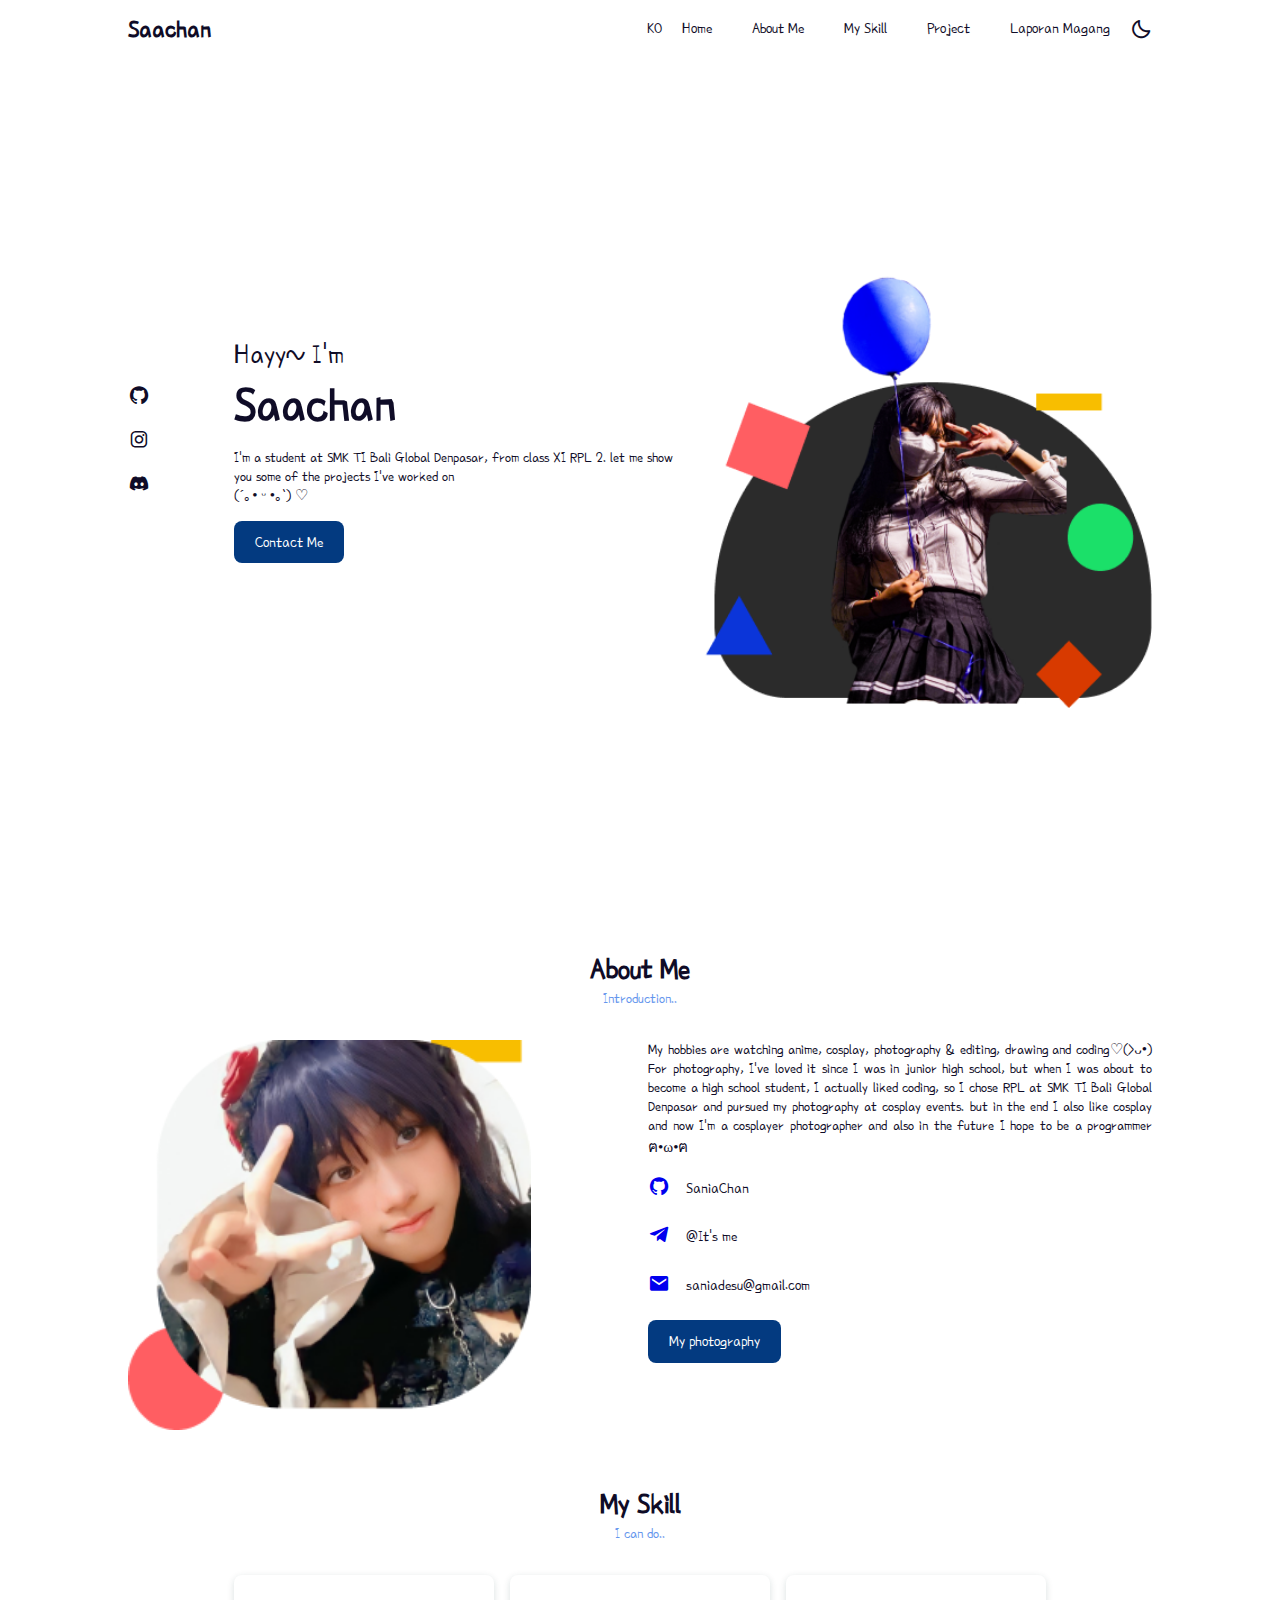
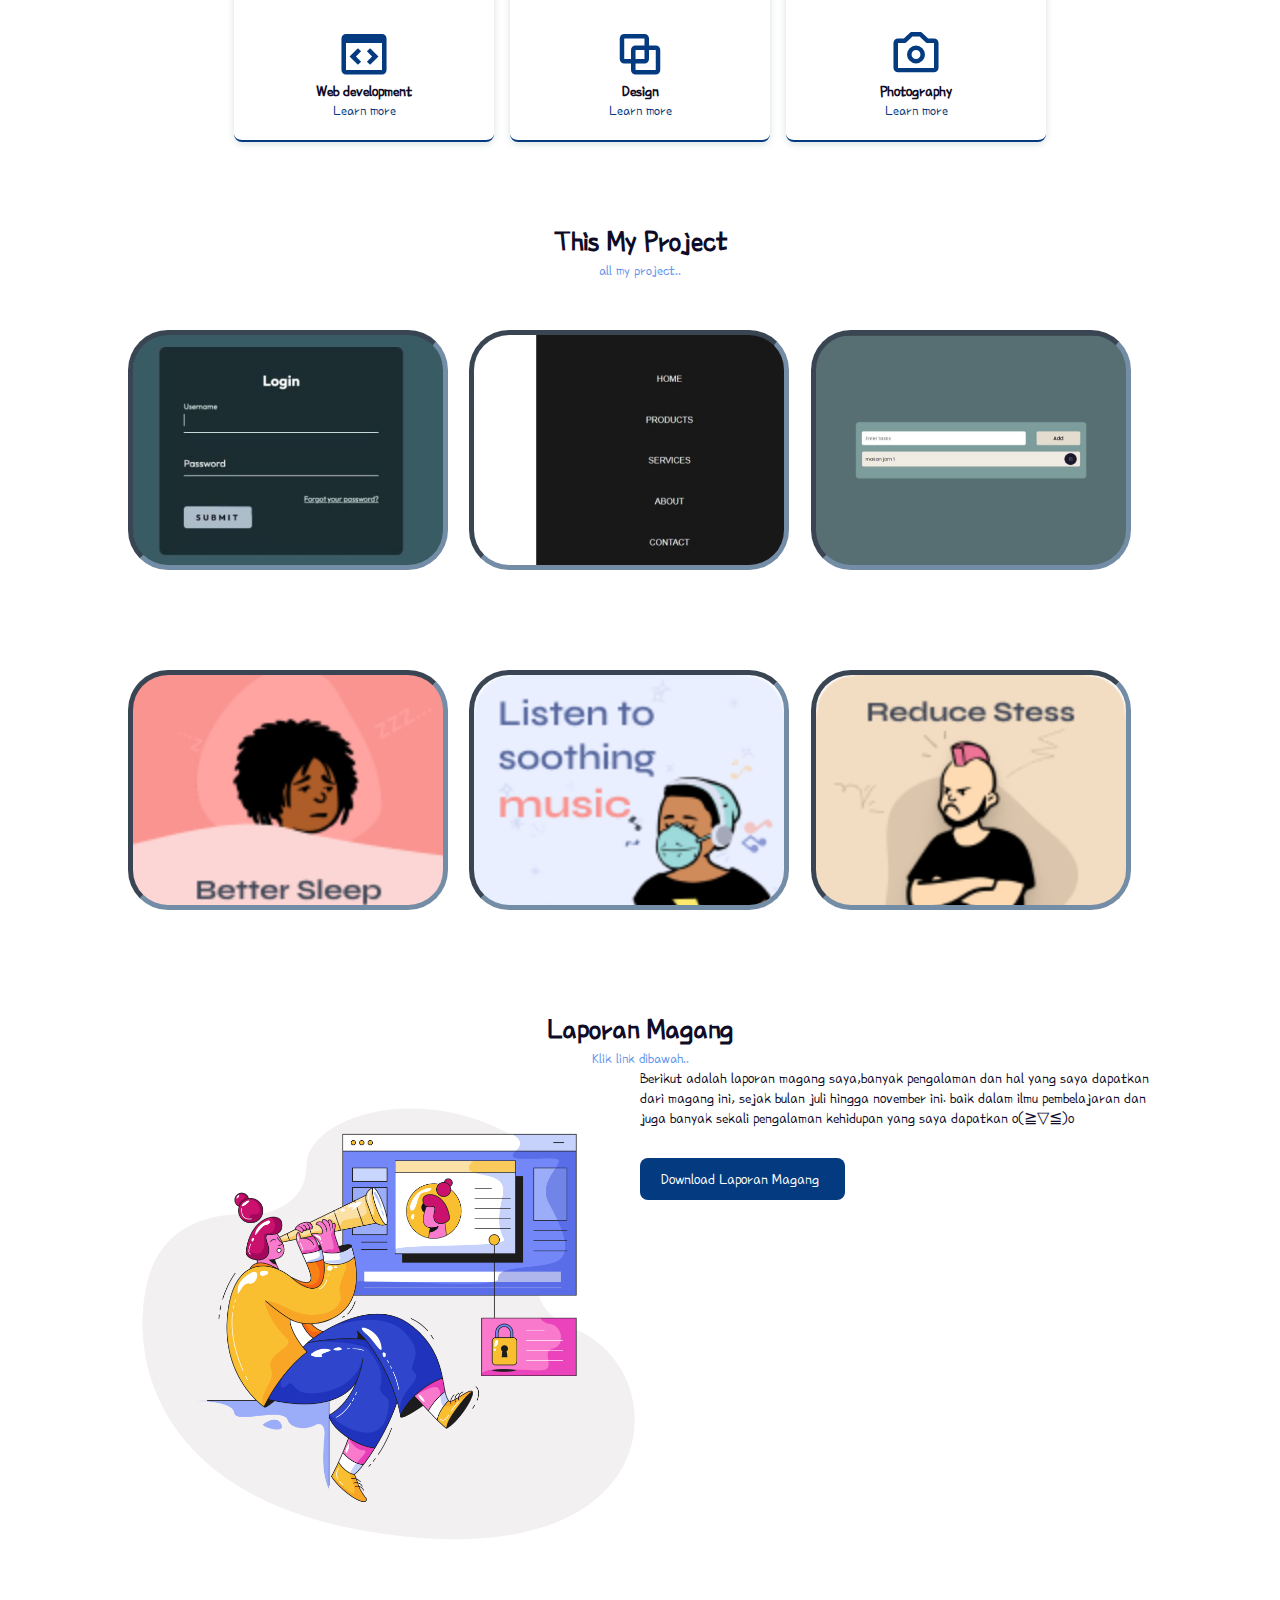
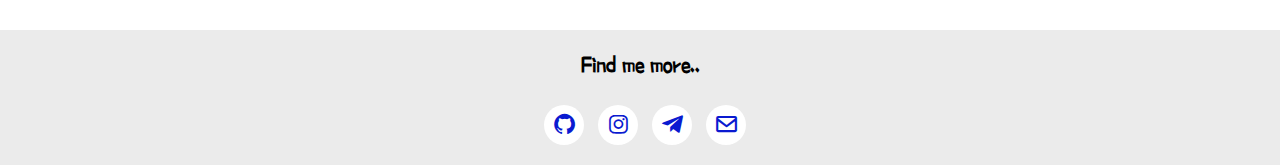
<file: index.html>
<!DOCTYPE html>
<html lang="en">
<head>
    <meta charset="UTF-8">
    <meta http-equiv="X-UA-Compatible" content="IE=edge">
    <meta name="viewport" content="width=device-width, initial-scale=1.0">
    <link rel="stylesheet" href="style.css">
    <link rel="shortcut icon" href="image/Hu tao icon.png" type="image/x-icon">
    <!--link icon-->
    <link rel="stylesheet" href="https://cdn.jsdelivr.net/npm/boxicons@2.1.4/css/boxicons.min.css">
    <title>Sanchan desu</title>
</head>
<body>
    <!--Navigation bar-->
    <header>
        <!--Logo me-->
        <a href="" class="logo">Saachan</a>
        <!--button for responsive-->
        <div class="bx bx-menu" id="menu-icon"></div>
        <!--menu navbar-->
        <ul class="navbar">KO
            <li><a href="#home">Home</a></li>
            <li><a href="#about">About Me</a></li>
            <li><a href="#skill">My Skill</a></li>
            <li><a href="#project">Project</a></li>
            <li><a href="#laporan magang">Laporan Magang</a></li>
            <!--Darkmode tema-->
            <div class="bx bx-moon" id="darkmode"></div>
        </ul>
    </header>
    <!--Home-->
    <section class="home" id="home">
        <div class="social">
            <a href="https://github.com/SaniaChan"><i class="bx bxl-github"></i></a>
            <a href="https://instagram.com/saachan._?igshid=YmMyMTA2M2Y="><i class='bx bxl-instagram'></i></a>
            <a href=""><i class='bx bxl-discord-alt'></i></a>
        </div>
        <!--Home image-->
        <div class="home-img">
            <img src="image/home.png" alt="">
        </div>
        <!--Home content-->
        <div class="home-text">
            <span>Hayy~ I'm</span>
            <h1>Saachan</h1>
            <p>I'm a student at SMK TI Bali Global Denpasar, from class XI RPL 2. let me show you some of the projects I've worked on<br>(´｡• ᵕ •｡`) ♡</p>
            <!--Contact button-->
            <a href="" class="btn">Contact Me</a>
        </div>
    </section>
    <!--About me-->
        <section class="about" id="about">
            <!--Heading-->
            <div class="heading">
                <h2>About Me</h2>
                <span>Introduction..</span>
            </div>
            <!--About me content-->
            <div class="about-container">
                <!--Image-->
                <div class="about-img">
                    <img src="image/Shizuku cosplay.png" alt="">
                </div>
                <!--text-->
                <div class="about-text">
                    <p>My hobbies are watching anime, cosplay, photography & editing, drawing and coding♡(>ᴗ•) For photography, I've loved it since I was in junior high school, but when I was about to become a high school student, I actually liked coding, so I chose RPL at SMK TI Bali Global Denpasar and pursued my photography at cosplay events. but in the end I also like cosplay and now I'm a cosplayer photographer and also in the future I hope to be a programmer ฅ•ω•ฅ</p>
                    <!--Some my information-->
                    <div class="information">
                        <!--box1-->
                        <div class="info-box">
                            <a href="https://github.com/SaniaChan"><i class='bx bxl-github'></i></a>
                            <span>SaniaChan</span>
                        </div>
                        <!--box2-->
                        <div class="info-box">
                            <a href="https://t.me/Saniaachann"><i class='bx bxl-telegram'></i></a>
                            <span>@It's me</span>
                        </div>
                        <!--box3-->
                        <div class="info-box">
                            <a href="mailto:@saniadesu@gmail.com"><i class='bx bxs-envelope' ></i></a>
                            <span>saniadesu@gmail.com</span>
                        </div>
                    </div>
                    <!--button-->
                    <a href="https://instagram.com/sanchan.productive?igshid=YmMyMTA2M2Y=" class="btn">My photography</a>
                </div>
            </div>
        </section>
        <!--I can do-->
        <div class="my-skill" id="skill">
            <div class="heading-skill">
                <h2>My Skill</h2>
                <span>I can do..</span>
            </div>
            <div class="skill-content">
                <!--box1-->
                <div class="skill-box color1">
                    <i class='bx bx-code-block'></i>
                    <h3>Web development</h3>
                    <a href="">Learn more</a>
                </div>
                <!--box2-->
                <div class="skill-box color2">
                    <i class='bx bx-outline'></i>
                    <h3>Design</h3>
                    <a href="">Learn more</a>
                </div>
                <!--box3-->
                <div class="skill-box color3">
                    <i class='bx bx-camera'></i>
                    <h3>Photography</h3>
                    <a href="">Learn more</a>
                </div>
            </div>
        </div>
        <!--Project Section-->
        <div class="heading-project">
            <h2>This My Project</h2>
            <span>all my project..</span>
        </div>
        <section class="tugas-magang" id="project">
            <div class="container">
                <a href=""><div class="project login"></div></a>
                <a href=""><div class="project hamburger-menu"></div></a>
                <a href=""><div class="project todo-list"></div></a>
                <a href=""><div class="project frame5"></div></a>
                <a href=""><div class="project frame7"></div></a>
                <a href=""><div class="project frame9"></div></a>
            </div>
        </section>
        <!--Laporan Magang Area-->
        <section class="laporan-magang" id="laporan magang">
            <div class="heading-laporanmagang">
                <h2>Laporan Magang</h2>
                <span>Klik link dibawah..</span>
            </div>
            <div class="magang-img">
                <img src="image/looking, overview, woman, website, webpage, profile.png" alt="">
                <div class="wrapper">
                <span>Berikut adalah laporan magang saya,banyak pengalaman dan hal yang saya dapatkan dari magang ini, sejak bulan juli hingga november ini. baik dalam ilmu pembelajaran dan juga banyak sekali pengalaman kehidupan yang saya dapatkan o(≧▽≦)o</span>
                <div class="button-magang">
                    <a href="" class="btn">Download Laporan Magang</a>
                </div>
            </div>
            </div>
            
        </section>
        <!--Footer Area-->
        <div class="footer">
            <h2>Find me more..</h2>
            <div class="footer-social">
                <a href="https://github.com/SaniaChan"><i class='bx bxl-github'></i></a>
                <a href="https://instagram.com/saachan._?igshid=YmMyMTA2M2Y="><i class='bx bxl-instagram' ></i></a>
                <a href="https://t.me/Saniaachann"><i class='bx bxl-telegram' ></i></a>
                <a href="mailto:@saniadesu@gmail.com"><i class='bx bx-envelope' ></i></a>
            </div>
        </div>
        <script src="app.js"></script>
</body>
</html>
</file>
<file: style.css>
/*google font*/
@import url('https://fonts.googleapis.com/css2?family=Poor+Story&display=swap');

*{
    padding: 0;
    margin: 0;
    box-sizing: border-box;
    list-style: none;
    text-decoration: none;
    font-family: 'Poor Story', cursive;
}
:root{
    --main-color: #033a80;
    --bg-color: #fff;
    --text-color: #0f0c27;
    --hover: hsl(260, 100%, 51%);
    --big-font: 3.2rem;
    --medium-font: 1.8rem;
    --p-font: 0.941rem; 
}
body{
    background: var(--bg-color);
    color: var(--text-color);
}
/*darkmode theme*/
body.active{
    --text-color: #fff;
    --bg-color: #0f0c27;
  }
section{
    padding: 50px 10%;
}
*::selection{
    color: var(--bg-color);
    background: var(--main-color);
}
/*navigation section*/
header{
    position: fixed;
    width: 100%;
    top: 0;
    right: 0;
    z-index: 1000;
    display: flex;
    align-items: center;
    justify-content: space-between;
    background: var(--bg-color);
    padding: 13px 10%;
    transition: 0.2s;
    box-shadow: -3px -3px 7px #ffffff73 2px 2px 5px rgba(94, 104, 121, 0.288);
}
.logo{
    font-size: 1.61rem;
    font-weight: 600;
    color: var(--text-color);
}
.navbar{
    display: flex;
}
.navbar a{
    font-size: 1rem;
    padding: 10px 20px;
    color: var(--text-color);
    font-weight: 500;
}
.navbar a :hover{
    color: var(--hover);
}
#menu-icon{
    font-size: 24px;
    cursor: pointer;
    z-index: 10001;
    display: none;
}
#darkmode{
    font-size: 22px;
    cursor: pointer;
}
/*home section*/
.home{
    position: relative;
    width: 100%;
    min-height: 100vh;
    display: grid;
    grid-template-columns: 0.2fr 1fr 1fr;
    align-items: center;
    gap: 1rem;
}
.home-img{
    order: 3;
}
.home-img img{
    width: 100%;
    margin-top: -20%;
}
.home-text span{
    font-size: var(--medium-font);
    font-weight: 500;
}
.home-text h1{
    font-size: var(--big-font);
}
.home-text p{
    font-size: var(--p-font);
    font-weight: 400;
    margin: 0.7rem 0 1rem;
}
.social{
    display: flex;
    flex-direction: column;
}
.social a{
    margin-bottom: 1rem;
    font-size: 22px;
    color: var(--text-color);
}
/*hover area*/
.social a:hover{
    color: var(--hover);
}
/*button*/
.btn{
    display: inline-block;
    background: var(--main-color);
    color: #fff;
    padding: 0.7rem 1.3rem;
    border-radius: 0.5rem;
}
.btn:hover{
    background: var(--hover);
}
/*about me section*/
.heading{
    text-align: center;
}
.heading h2{
    font-size: 30px;
}
.heading span{
    font-size: var(--p-font);
    color: cornflowerblue;
}
.about-container{
    display: grid;
    grid-template-columns: repeat(2, 1fr);
    gap: 1rem;
    margin-top: 2rem;
}
.about-img img{
    width: 80%;
}
.about-text p{
    font-size: var(--p-font);
    font-weight: 400;
    text-align: justify;
}
.information{
    margin: 1rem 0 1.4rem;
}
.information .info-box{
    display: flex;
    align-items: center;
    margin-bottom: 1.4rem;
}
.information .info-box .bx{
    font-size: 22px;
}
.information .info-box span{
    font-weight: 400;
    margin-left: 1rem;
}
/*skill area*/

@media only screen and (max-width: 768px) {
    .my-skill > .skill-content {
        display: flex;
        flex-direction: column;
        margin: 0 auto;
    }
}

.heading-skill{
    text-align: center;
}
.heading-skill h2{
    font-size: 30px;
}
.heading-skill span{
    font-size: var(--p-font);
    color: cornflowerblue;
}
.skill-content{
    display: grid;
    grid-template-columns: repeat(auto-fit, minmax(200px, auto));
    justify-content: center;
    gap: 1rem;
    margin-top: 2rem;
}
.skill-box{
    padding: 20px;
    width: 260px;
    display: flex;
    flex-direction: column;
    align-items: center;
    text-align: center;
    border-radius: 0.5rem;
    border-bottom: 2px solid var(--main-color);
    box-shadow: 0 2px 7px rgba(14 55 54 / 15%);
}
.skill-box .bx{
    padding-top: 2rem;
    font-size: 54px;
    color: var(--main-color);
}
.skill-box h3{
    font-size: 1rem;
    font-weight: 600;
    margin: 0.7 0 0.4;
}
.skill-box a{
    color: var(--main-color);
    font-size: var(--p-font);
    font-weight: 500;
}
/*hover skill area*/
.color1:hover{
    background: #02225a;
}
.color2:hover{
    background: #02225a;
}
.color3:hover{
    background: #02225a;
}
.skill-box:hover h3{
    color: #fff;
}
.skill-box:hover .bx{
    color: #22cf91;
}
.skill-box:hover a{
    color: #8b8a8f;
}
/*project area section*/
.heading-project{
    text-align: center;
    margin-top: 80px;
}
.heading-project h2{
    font-size: 30px;
}
.heading-project span{
    font-size: var(--p-font);
    color: cornflowerblue;
}
.project {
    width: 20rem;
    height: 15rem;
    border-radius: 10px;
    border: 5px inset; color: #748DA6;
    border-radius: 40px;
}
/*image grid*/
.container{
    display: grid;
    grid-template-columns: 1fr 1fr 1fr;
}

.login {
    background-image: url("./image/Animasi\ login.project.png");
    background-size: cover;
    background-position: center;
    background-repeat: no-repeat;
    margin-bottom: 50px;
}

.todo-list{
    background-image: url("./image/to\ do\ list.jpeg");
    background-size: cover;
    background-position: center;
    background-repeat: no-repeat;
    margin-bottom: 50px;
}

.hamburger-menu {
    background-image: url("./image/Hamburger\ menu\ 1.png");
    background-size: cover;
    background-position: center;
    background-repeat: no-repeat;
    margin-bottom: 50px;
}
/*figma design project*/
.frame5 {
    background-image: url("/image/Frame\ 5.png");
    background-size: cover;
    background-position: center;
    background-repeat: no-repeat;
    margin-top: 50px;
}
.frame7{
    background-image: url("./image/Frame\ 7.png");
    background-size: cover;
    background-position: contain;
    background-repeat: no-repeat;
    margin-top: 50px;
}

.frame9{
    background-image: url("./image/Frame\ 9.png");
    background-size: cover;
    background-position: contain;
    background-repeat: no-repeat;
    margin-top: 50px;
}
/*laporan magang area*/
.heading-laporanmagang{
    text-align: center
}
.heading-laporanmagang h2{
    font-size: 30px;
}
.heading-laporanmagang span{
    font-size: var(--p-font);
    color: cornflowerblue;
}
.magang-img{
    display: flex;
}
.magang-img img{
    width: 50%;
}
.magang-img span{
    margin-top: 80px;
}
.button-magang .btn{
    display: block;
    width: 40%;
    margin-top: 30px;
}
/*footer area*/
.footer{
    display: grid;
    place-items: center;
    padding: 20px;
    background: #ebebeb;
    color: #000;
}
.footer h2{
    font-size: 1.5rem;
    margin-bottom: 1.6rem;
}
.footer-social a i{
    color: rgb(10, 26, 208);
    font-size: 25px;
    margin-left: 10px;
    text-align: center;
    line-height: 40px;
    background-color: #fff;
    border-radius: 50%;
    width: 40px;
    height: 40px;
}
/*Responsive*/
@media only screen and (max-width: 991px){
    header{
        padding: 18px 4%;
    }
    section{
        padding: 50px 4%;
    }
}
@media only screen and (max-width: 768px){
    :root{
        --big-font: 2.4rem;
        --medium-font: 1.2rem;
    }
}
@media only screen and (max-width: 768px){
    :root{
        --big-font: 2.4rem;
        --medium-font: 1.2rem;
    }
    header{
        padding: 11px 4%;
    }
    #menu-icon{
        display: initial;
        color: var(--text-color);
    }
    header .navbar{
        position: absolute;
        top: -500px;
        left: 0;
        right: 0;
        display: flex;
        flex-direction: column;
        background: var(--bg-color);
        box-shadow: 0 4px 4px rgb(0 0 0 / 10%);
        transition: 0.2s ease;
        text-align: center;
    }
    .navbar.active{
        top: 100%;
    }
    .navbar a{
        padding: 1.5rem;
        display: block;
        background: var(--bg-color);
    }
    #darkmode{
        position: absolute;
        top: 1.4rem;
        right: 2rem;
    }
    .home{
        grid-template-columns: 0.5fr 3fr;
    }
    .home-img{
        order: initial;
    }
    .home-text{
        grid-column: 1/3;
        padding-left: 1.4rem;
    }
    .about-container{
        grid-template-columns: 1fr;
    }
    .about-img{
        display: flex;
        justify-content: center;
    }
    .skill-content{
        grid-template-columns: 1fr;
        align-items: center;
        margin-left: 15rem;
    }
    .container{
        display: flex;
        flex-direction: column;
        align-items: center;
    }
}
@media only screen and (max-width: 340px){
    :root {
        --big-font: 1.7rem;
        --medium-font: 1.1rem;
      }
      .home-text span {
        font-size: 1rem;
      }
      .home-text h2 {
        font-size: 0.9rem;
        font-weight: 500;
      }
      .information .info-box span {
        font-size: 1rem;
      }
      .portfolio-content {
        grid-template-columns: repeat(auto-fit, minmax(200px, auto));
      }
      .contact-form form{
        width: 300px;
      }
      .contact-button{
        margin-left: 25%;
}
}
</file>
